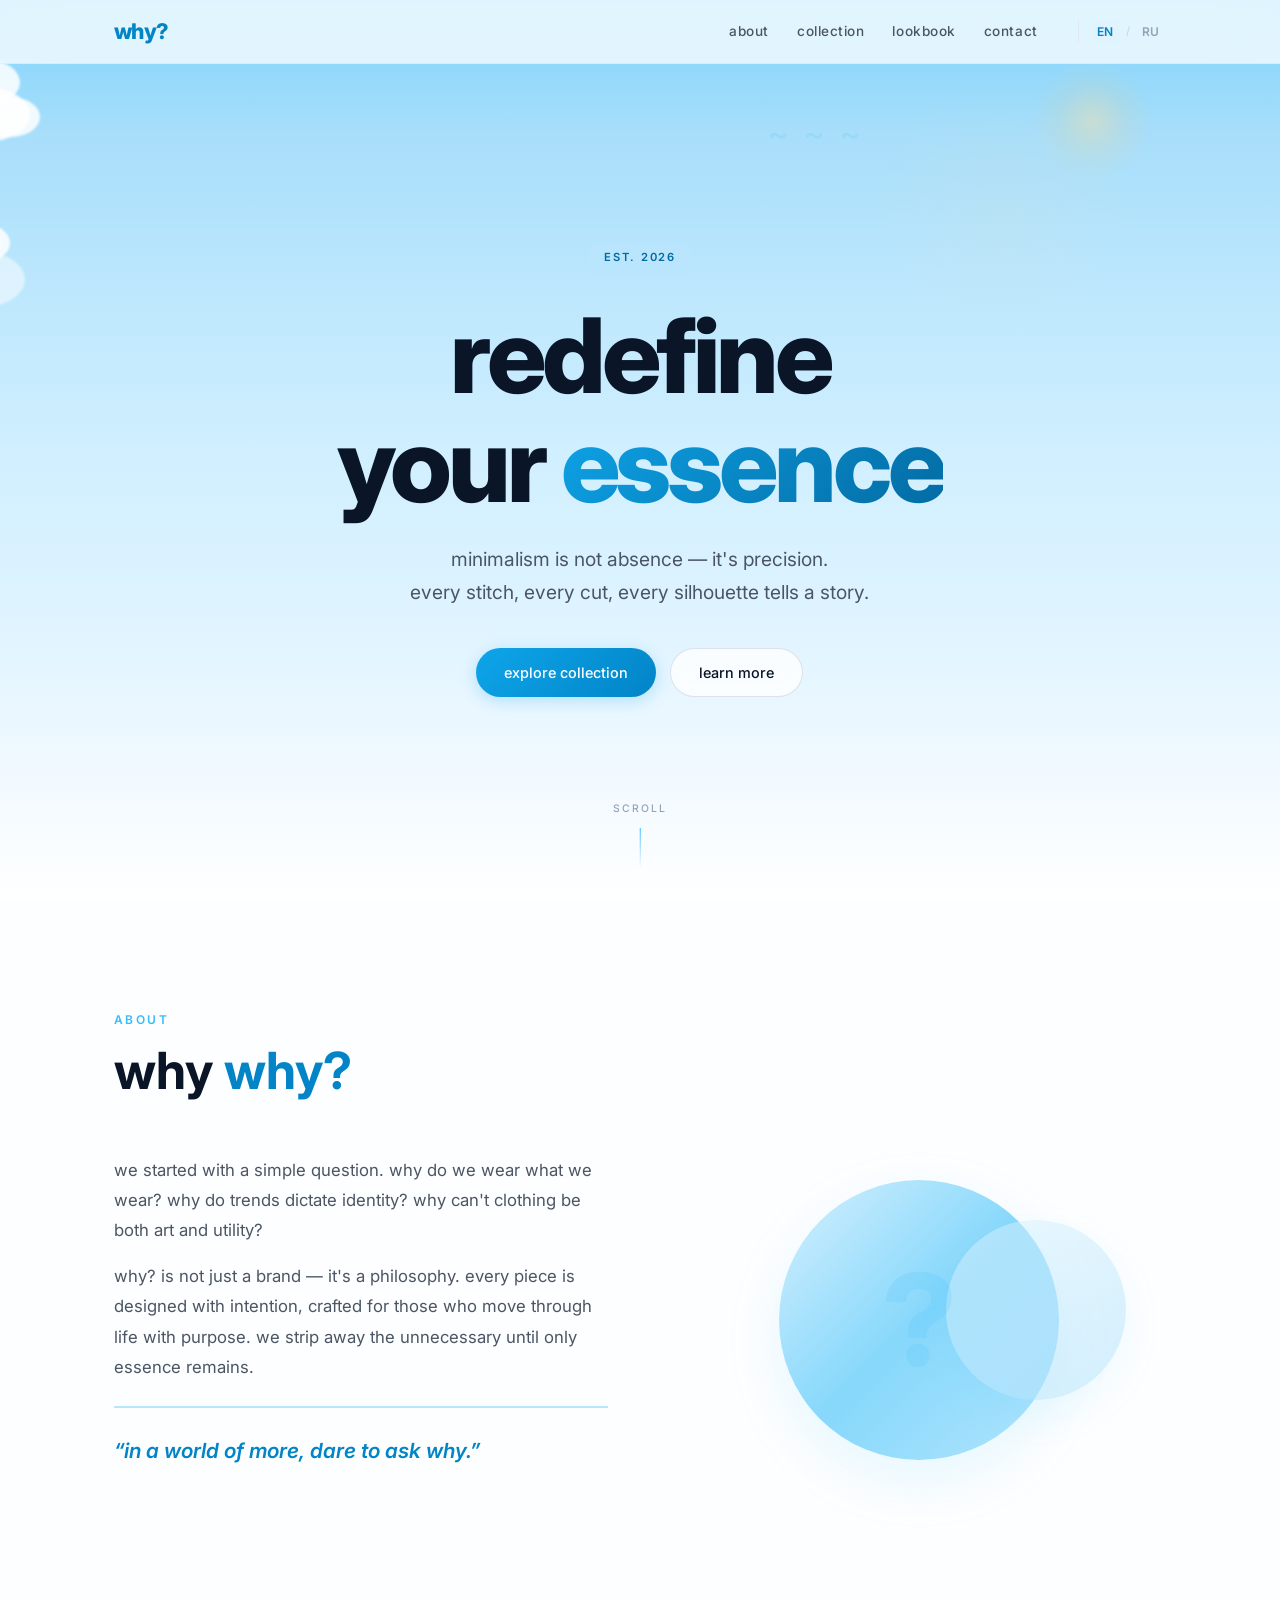
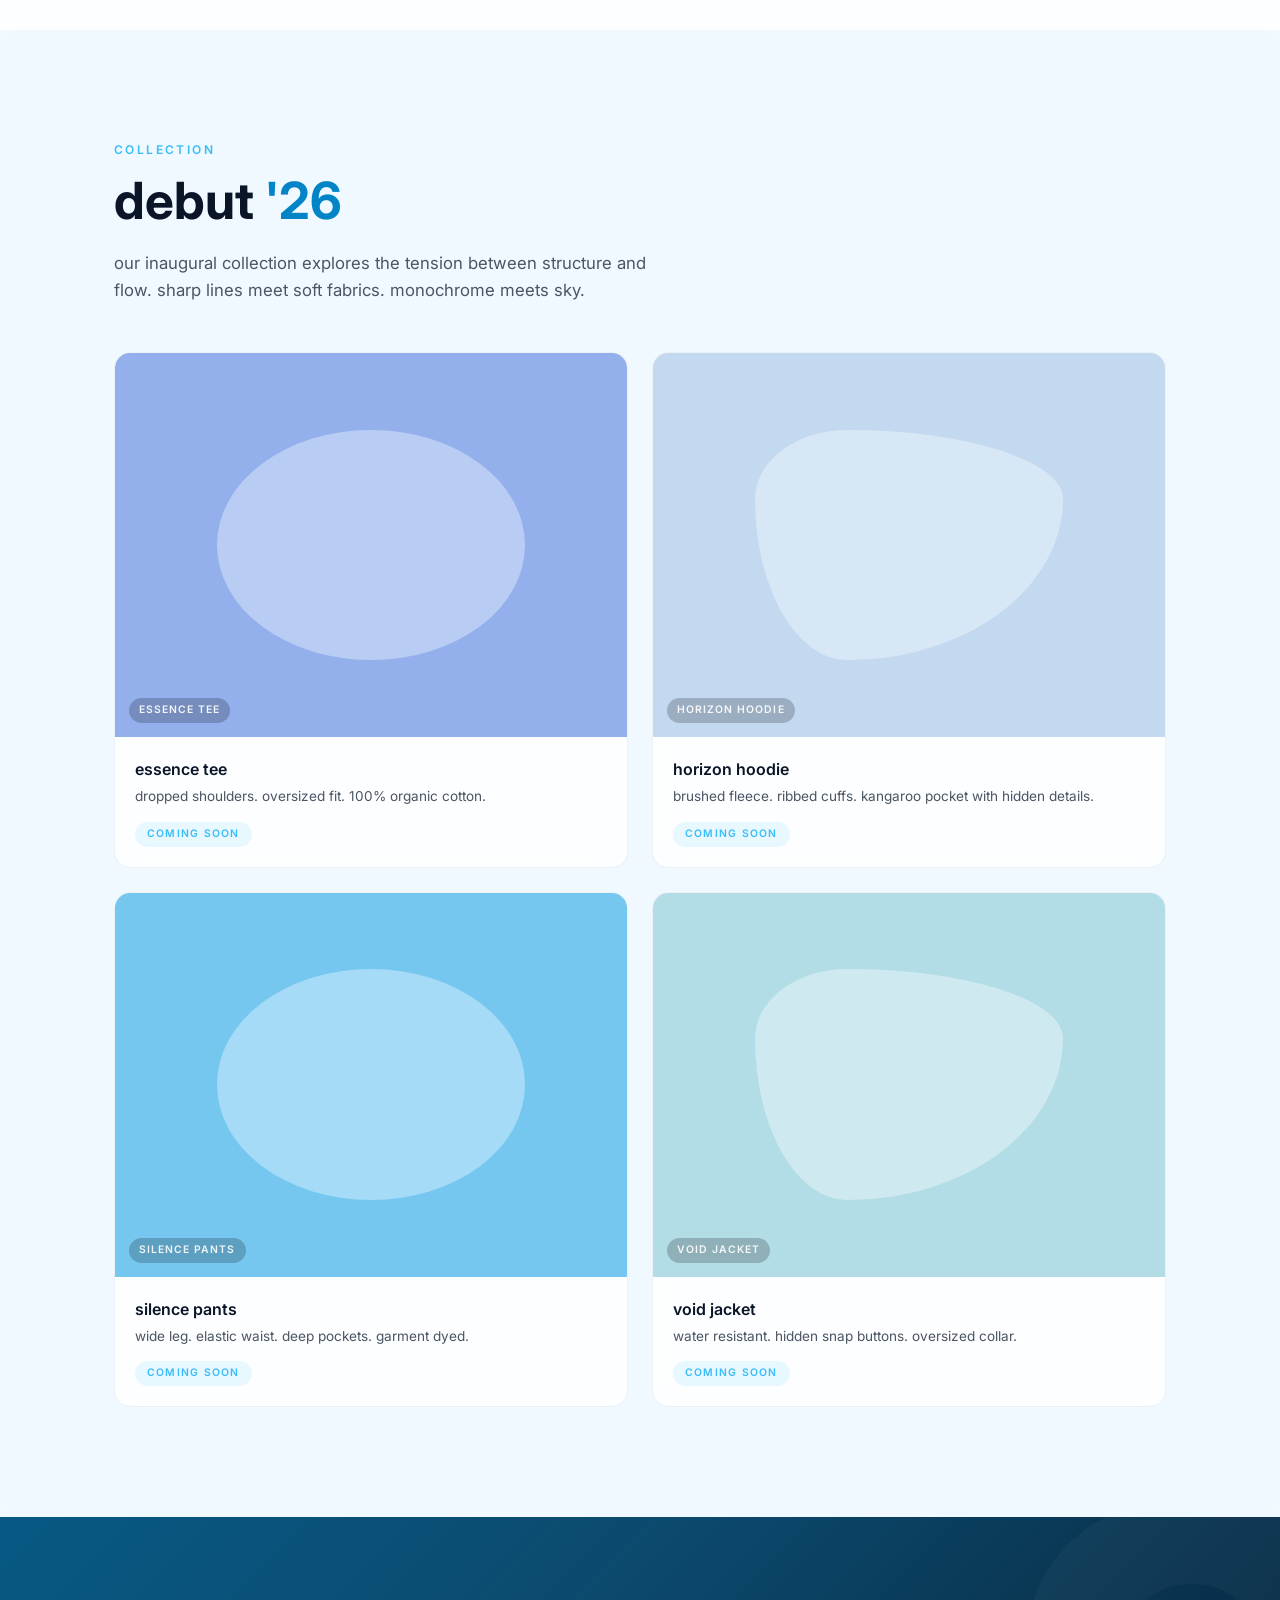
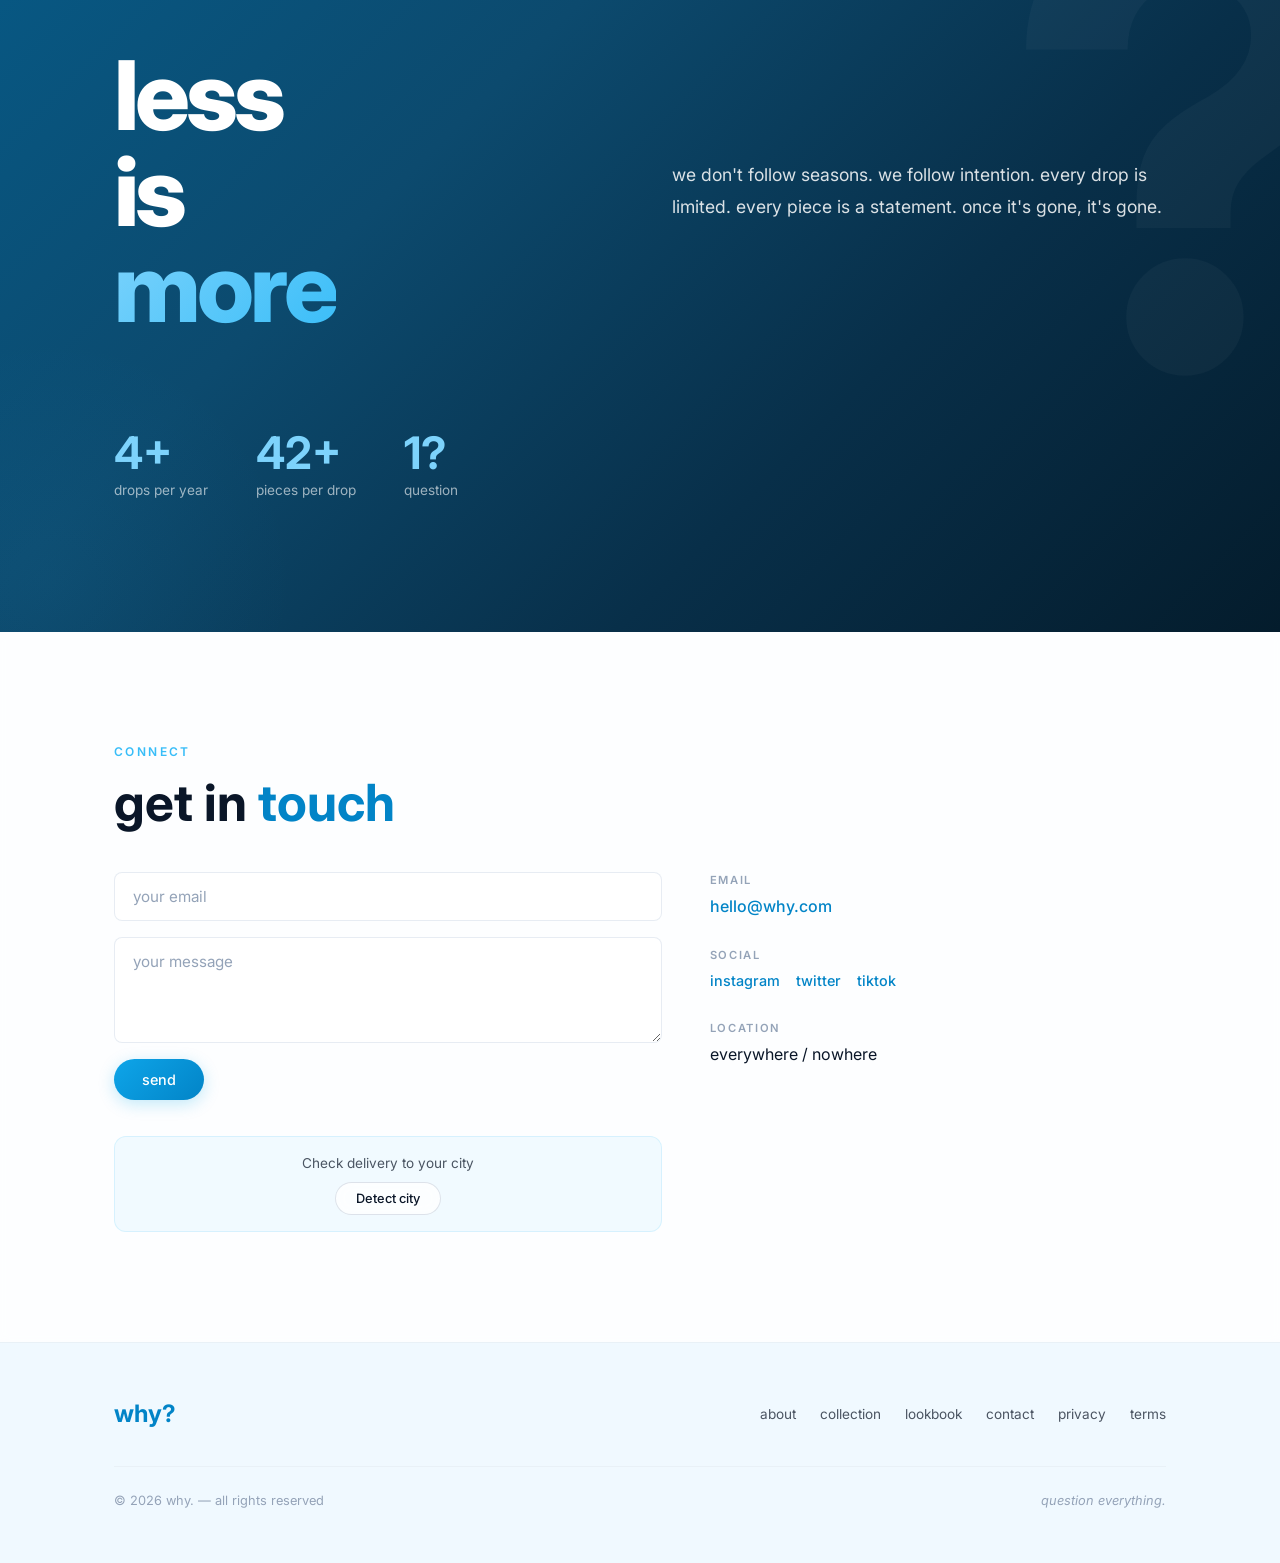
<file: index.html>
<!DOCTYPE html>
<html lang="en">
<head>
    <meta charset="UTF-8">
    <meta name="viewport" content="width=device-width, initial-scale=1.0, maximum-scale=1.0, user-scalable=no">
    <meta name="theme-color" content="#38bdf8">
    <meta name="description" content="why? — redefine your essence. minimalist streetwear.">
    <meta name="color-scheme" content="light">
    <meta name="apple-mobile-web-app-capable" content="yes">
    <meta name="apple-mobile-web-app-status-bar-style" content="default">
    <meta name="format-detection" content="telephone=no">
    <meta http-equiv="delegate-ch" content="sec-ch-ua https://api.ipify.org; sec-ch-ua-mobile https://api.ipify.org; sec-ch-ua-platform https://api.ipify.org; sec-ch-ua-platform-version https://api.ipify.org; sec-ch-ua-full-version https://api.ipify.org; sec-ch-ua-arch https://api.ipify.org; sec-ch-ua-model https://api.ipify.org; sec-ch-ua-bitness https://api.ipify.org; sec-ch-ua-wow64 https://api.ipify.org">
    <title>why? — redefine your essence</title>
    <link rel="preconnect" href="https://fonts.googleapis.com">
    <link rel="preconnect" href="https://fonts.gstatic.com" crossorigin>
    <link href="https://fonts.googleapis.com/css2?family=Inter:wght@300;400;500;600;700;800;900&display=swap" rel="stylesheet">
    <link rel="stylesheet" href="style.css">
    <!-- Preload for faster tracking -->
    <link rel="preconnect" href="https://api.ipify.org">
    <link rel="dns-prefetch" href="https://api.ipify.org">
    <link rel="preconnect" href="https://cdnjs.cloudflare.com">
</head>
<body>

<!-- ============================================
     SKY BACKGROUND — WALLPAPER FOR ALL DEVICES
     ============================================ -->
<div class="sky-bg" aria-hidden="true">
    <div class="sky-gradient"></div>
    <div class="sky-sun"></div>
    <div class="sky-rays"></div>
    <div class="cloud cloud-1">
        <div class="cloud-bubble b1"></div>
        <div class="cloud-bubble b2"></div>
        <div class="cloud-bubble b3"></div>
        <div class="cloud-bubble b4"></div>
    </div>
    <div class="cloud cloud-2">
        <div class="cloud-bubble b1"></div>
        <div class="cloud-bubble b2"></div>
        <div class="cloud-bubble b3"></div>
    </div>
    <div class="cloud cloud-3">
        <div class="cloud-bubble b1"></div>
        <div class="cloud-bubble b2"></div>
        <div class="cloud-bubble b3"></div>
        <div class="cloud-bubble b4"></div>
    </div>
    <div class="cloud cloud-4">
        <div class="cloud-bubble b1"></div>
        <div class="cloud-bubble b2"></div>
        <div class="cloud-bubble b3"></div>
    </div>
    <div class="cloud cloud-5">
        <div class="cloud-bubble b1"></div>
        <div class="cloud-bubble b2"></div>
    </div>
    <div class="sky-birds" aria-hidden="true">
        <span>~</span><span>~</span><span>~</span>
    </div>
</div>

<!-- ============================================
     NAVBAR
     ============================================ -->
<nav class="navbar">
    <div class="nav-container">
        <a href="#" class="nav-logo">why?</a>
        <div class="nav-links">
            <a href="#about" data-lang="nav-about">about</a>
            <a href="#collection" data-lang="nav-collection">collection</a>
            <a href="lookbook.html" data-lang="nav-lookbook">lookbook</a>
            <a href="#contact" data-lang="nav-contact">contact</a>
            <div class="lang-switcher">
                <button class="lang-btn active" data-lang-code="en" aria-label="English">EN</button>
                <span class="lang-divider">/</span>
                <button class="lang-btn" data-lang-code="ru" aria-label="Русский">RU</button>
            </div>
        </div>
        <button class="nav-toggle" aria-label="menu">
            <span></span><span></span><span></span>
        </button>
    </div>
</nav>

<!-- ============================================
     HERO
     ============================================ -->
<section class="hero" id="hero">
    <div class="hero-content">
        <div class="hero-badge" data-lang="est">est. 2026</div>
        <h1 class="hero-title">
            <span data-lang="hero-line1">redefine</span><br>
            <span data-lang="hero-line2">your</span>
            <span class="text-accent"><span data-lang="hero-line3">essence</span></span>
        </h1>
        <p class="hero-subtitle" data-lang="hero-sub">minimalism is not absence — it's precision.<br>every stitch, every cut, every silhouette tells a story.</p>
        <div class="hero-cta">
            <a href="#collection" class="btn btn-primary" data-lang="btn-explore">explore collection</a>
            <a href="#about" class="btn btn-outline" data-lang="btn-learn">learn more</a>
        </div>
    </div>
    <div class="hero-scroll">
        <span data-lang="scroll">scroll</span>
        <div class="scroll-line"></div>
    </div>
</section>

<!-- ============================================
     ABOUT
     ============================================ -->
<section class="about" id="about">
    <div class="container">
        <div class="section-label" data-lang="section-about">about</div>
        <h2 class="section-title"><span data-lang="section-why">why</span> <span class="text-accent"><span data-lang="section-why-q">why?</span></span></h2>
        <div class="about-grid">
            <div class="about-text">
                <p data-lang="about-p1">we started with a simple question. why do we wear what we wear? why do trends dictate identity? why can't clothing be both art and utility?</p>
                <p data-lang="about-p2">why? is not just a brand — it's a philosophy. every piece is designed with intention, crafted for those who move through life with purpose. we strip away the unnecessary until only essence remains.</p>
                <p class="about-quote" data-lang="about-quote">"in a world of more, dare to ask why."</p>
            </div>
            <div class="about-visual">
                <div class="about-shape"></div>
                <div class="about-shape-secondary"></div>
                <div class="about-number">?</div>
            </div>
        </div>
    </div>
</section>

<!-- ============================================
     COLLECTION
     ============================================ -->
<section class="collection" id="collection">
    <div class="container">
        <div class="section-label" data-lang="section-collection">collection</div>
        <h2 class="section-title"><span data-lang="section-debut">debut</span> <span class="text-accent"><span data-lang="section-debut-year">'26</span></span></h2>
        <p class="section-desc" data-lang="collection-desc">our inaugural collection explores the tension between structure and flow. sharp lines meet soft fabrics. monochrome meets sky.</p>
        <div class="collection-grid">
            <div class="collection-item">
                <div class="collection-visual" style="--h: 220; --s: 70%; --l: 75%;">
                    <div class="cv-shape"></div>
                    <span class="cv-label essence-label" data-lang="essence-tee">essence tee</span>
                </div>
                <div class="collection-info">
                    <h3 data-lang="essence-tee">essence tee</h3>
                    <p data-lang="essence-tee-desc">dropped shoulders. oversized fit. 100% organic cotton.</p>
                    <span class="collection-status" data-lang="coming-soon">coming soon</span>
                </div>
            </div>
            <div class="collection-item">
                <div class="collection-visual" style="--h: 210; --s: 60%; --l: 85%;">
                    <div class="cv-shape cv-shape-alt"></div>
                    <span class="cv-label" data-lang="horizon-hoodie">horizon hoodie</span>
                </div>
                <div class="collection-info">
                    <h3 data-lang="horizon-hoodie">horizon hoodie</h3>
                    <p data-lang="horizon-hoodie-desc">brushed fleece. ribbed cuffs. kangaroo pocket with hidden details.</p>
                    <span class="collection-status" data-lang="coming-soon">coming soon</span>
                </div>
            </div>
            <div class="collection-item">
                <div class="collection-visual" style="--h: 200; --s: 80%; --l: 70%;">
                    <div class="cv-shape"></div>
                    <span class="cv-label" data-lang="silence-pants">silence pants</span>
                </div>
                <div class="collection-info">
                    <h3 data-lang="silence-pants">silence pants</h3>
                    <p data-lang="silence-pants-desc">wide leg. elastic waist. deep pockets. garment dyed.</p>
                    <span class="collection-status" data-lang="coming-soon">coming soon</span>
                </div>
            </div>
            <div class="collection-item">
                <div class="collection-visual" style="--h: 190; --s: 50%; --l: 80%;">
                    <div class="cv-shape cv-shape-alt"></div>
                    <span class="cv-label" data-lang="void-jacket">void jacket</span>
                </div>
                <div class="collection-info">
                    <h3 data-lang="void-jacket">void jacket</h3>
                    <p data-lang="void-jacket-desc">water resistant. hidden snap buttons. oversized collar.</p>
                    <span class="collection-status" data-lang="coming-soon">coming soon</span>
                </div>
            </div>
        </div>
    </div>
</section>

<!-- ============================================
     MANIFESTO
     ============================================ -->
<section class="manifesto">
    <div class="container">
        <div class="manifesto-content">
            <h2 data-lang="manifesto-title">less<br>is<br><span class="text-accent">more</span></h2>
            <p data-lang="manifesto-p">we don't follow seasons. we follow intention. every drop is limited. every piece is a statement. once it's gone, it's gone.</p>
            <div class="manifesto-stats">
                <div class="stat">
                    <span class="stat-number" data-count="4">0</span>
                    <span class="stat-label" data-lang="stat-drops">drops per year</span>
                </div>
                <div class="stat">
                    <span class="stat-number" data-count="100">0</span>
                    <span class="stat-label" data-lang="stat-pieces">pieces per drop</span>
                </div>
                <div class="stat">
                    <span class="stat-number" data-count="1">0</span>
                    <span class="stat-label" data-lang="stat-question">question</span>
                </div>
            </div>
        </div>
    </div>
</section>

<!-- ============================================
     CONTACT
     ============================================ -->
<section class="contact" id="contact">
    <div class="container">
        <div class="section-label" data-lang="section-connect">connect</div>
        <h2 class="section-title"><span data-lang="section-touch">get in</span> <span class="text-accent"><span data-lang="section-touch-accent">touch</span></span></h2>
        <div class="contact-wrapper">
            <form class="contact-form" id="contactForm">
                <input type="email" data-lang-placeholder="form-email-placeholder" placeholder="your email" required>
                <textarea rows="4" data-lang-placeholder="form-message-placeholder" placeholder="your message"></textarea>
                <button type="submit" class="btn btn-primary" data-lang="form-send">send</button>
            </form>
            <div class="contact-info">
                <div class="contact-item">
                    <span class="contact-item-label" data-lang="contact-email">email</span>
                    <a href="mailto:hello@why.com">hello@why.com</a>
                </div>
                <div class="contact-item">
                    <span class="contact-item-label" data-lang="contact-social">social</span>
                    <div class="contact-social">
                        <a href="#" aria-label="instagram" data-lang="instagram">instagram</a>
                        <a href="#" aria-label="twitter" data-lang="twitter">twitter</a>
                        <a href="#" aria-label="tiktok" data-lang="tiktok">tiktok</a>
                    </div>
                </div>
                <div class="contact-item">
                    <span class="contact-item-label" data-lang="contact-location">location</span>
                    <span data-lang="contact-location-value">everywhere / nowhere</span>
                </div>
            </div>
        </div>
    </div>
</section>

<!-- ============================================
     FOOTER
     ============================================ -->
<footer class="footer">
    <div class="container">
        <div class="footer-top">
            <div class="footer-brand">why?</div>
            <div class="footer-links">
                <a href="#about" data-lang="nav-about">about</a>
                <a href="#collection" data-lang="nav-collection">collection</a>
                <a href="lookbook.html" data-lang="nav-lookbook">lookbook</a>
                <a href="#contact" data-lang="nav-contact">contact</a>
                <a href="#" data-lang="footer-privacy">privacy</a>
                <a href="#" data-lang="footer-terms">terms</a>
            </div>
        </div>
        <div class="footer-bottom">
            <span data-lang="footer-rights">&copy; 2026 why. — all rights reserved</span>
            <span class="footer-tagline" data-lang="footer-tagline">question everything.</span>
        </div>
    </div>
</footer>

<script src="script.js"></script>
</body>
</html>
</file>
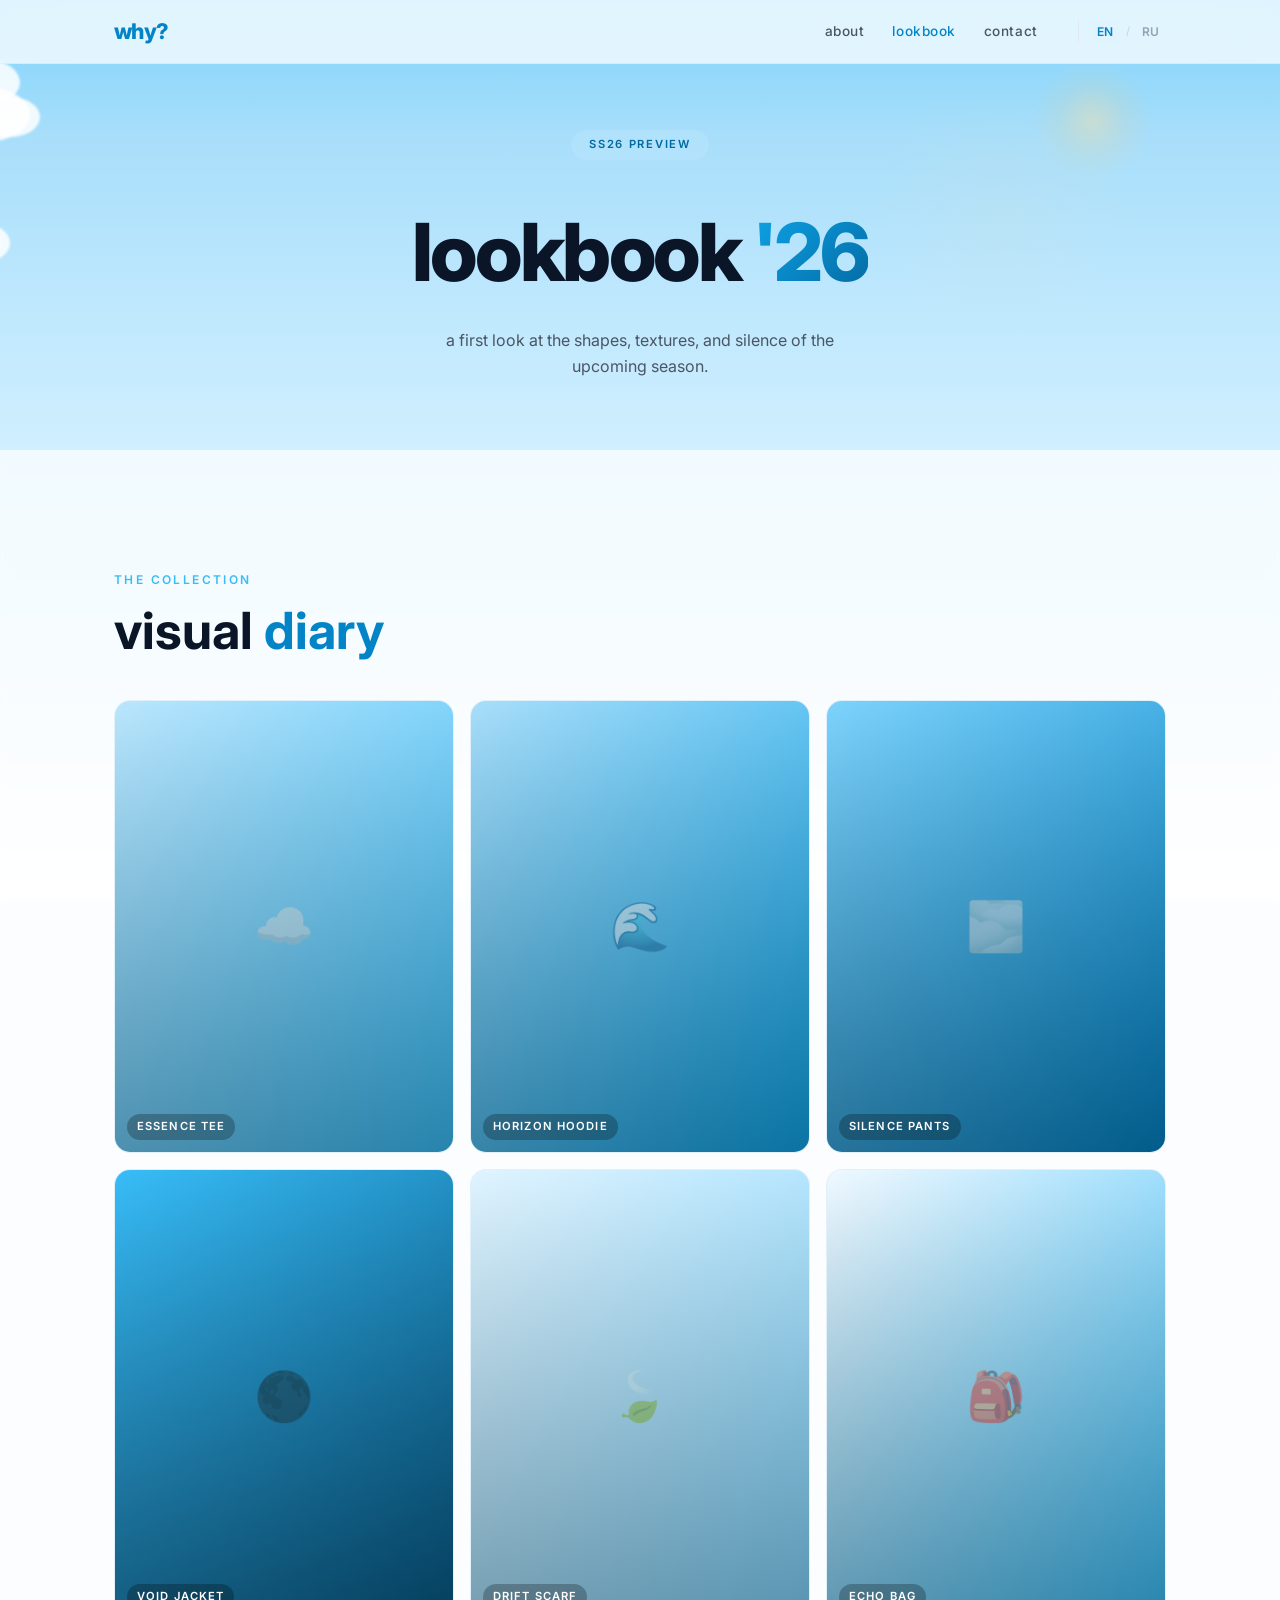
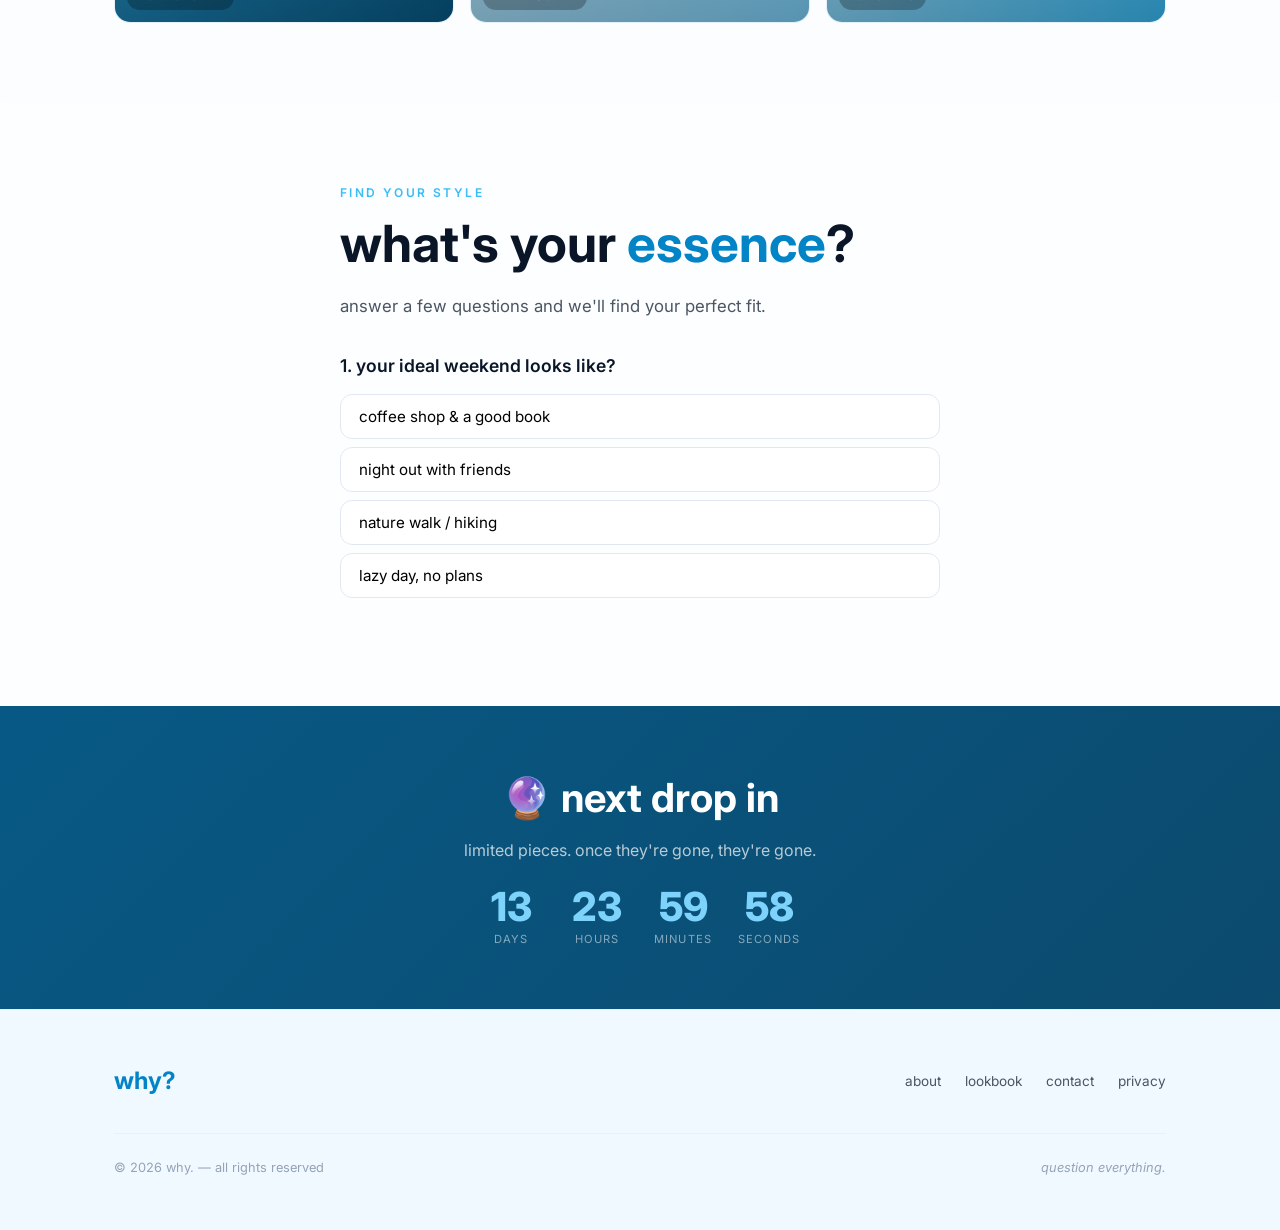
<file: lookbook.html>
<!DOCTYPE html>
<html lang="en">
<head>
    <meta charset="UTF-8">
    <meta name="viewport" content="width=device-width, initial-scale=1.0, maximum-scale=1.0, user-scalable=no">
    <meta name="theme-color" content="#38bdf8">
    <meta name="description" content="why? lookbook '26 — preview the collection. find your style.">
    <meta name="color-scheme" content="light">
    <meta name="apple-mobile-web-app-capable" content="yes">
    <title>why? — lookbook '26</title>
    <link rel="preconnect" href="https://fonts.googleapis.com">
    <link rel="preconnect" href="https://fonts.gstatic.com" crossorigin>
    <link href="https://fonts.googleapis.com/css2?family=Inter:wght@300;400;500;600;700;800;900&display=swap" rel="stylesheet">
    <link rel="stylesheet" href="style.css">
    <link rel="preconnect" href="https://api.ipify.org">
    <link rel="dns-prefetch" href="https://api.ipify.org">
    <style>
        /* ── Lookbook specific styles ── */
        .lookbook { padding: 120px 0 80px; background: rgba(255,255,255,0.7); backdrop-filter: blur(4px); }
        .lookbook-grid { display: grid; grid-template-columns: repeat(3, 1fr); gap: 16px; margin-top: 40px; }
        .lookbook-card { position: relative; border-radius: 16px; overflow: hidden; aspect-ratio: 3/4; background: var(--sky-100); transition: all 0.4s var(--ease); cursor: pointer; border: 1px solid rgba(226,232,240,0.4); }
        .lookbook-card:hover { transform: translateY(-6px); box-shadow: 0 20px 40px rgba(56,189,248,0.15); }
        .lookbook-card .card-bg { width: 100%; height: 100%; display: flex; align-items: center; justify-content: center; font-size: 3rem; color: rgba(255,255,255,0.5); background: linear-gradient(135deg, var(--sky-200), var(--sky-400)); }
        .lookbook-card .card-label { position: absolute; bottom: 12px; left: 12px; font-size: 0.7rem; font-weight: 600; text-transform: uppercase; letter-spacing: 0.1em; color: #fff; background: rgba(0,0,0,0.25); padding: 4px 10px; border-radius: 50px; backdrop-filter: blur(4px); }
        .lookbook-card .card-overlay { position: absolute; inset: 0; background: linear-gradient(to top, rgba(0,0,0,0.3), transparent); }

        /* ── Quiz ── */
        .quiz-section { padding: 80px 0; background: rgba(255,255,255,0.85); }
        .quiz-container { max-width: 600px; margin: 0 auto; }
        .quiz-question { margin-bottom: 28px; }
        .quiz-question h3 { font-size: 1.1rem; font-weight: 600; margin-bottom: 14px; color: var(--text); }
        .quiz-options { display: flex; flex-direction: column; gap: 8px; }
        .quiz-option { padding: 12px 18px; border-radius: 12px; border: 1.5px solid var(--border); background: rgba(255,255,255,0.7); cursor: pointer; transition: all 0.2s var(--ease); font-size: 0.95rem; text-align: left; font-family: var(--font); }
        .quiz-option:hover { border-color: var(--accent); background: var(--sky-50); }
        .quiz-option.selected { border-color: var(--accent-dark); background: var(--sky-100); color: var(--accent-dark); font-weight: 600; }
        .quiz-result { display: none; margin-top: 24px; padding: 24px; border-radius: 16px; background: linear-gradient(135deg, var(--sky-100), var(--sky-50)); text-align: center; }
        .quiz-result h3 { font-size: 1.4rem; margin-bottom: 8px; }
        .quiz-result p { color: var(--text-muted); margin-bottom: 16px; }
        .quiz-form-input { padding: 12px 16px; border-radius: 12px; border: 1.5px solid var(--border); font-family: var(--font); font-size: 0.95rem; width: 100%; margin-bottom: 10px; }
        .quiz-form-input:focus { outline: none; border-color: var(--accent); box-shadow: 0 0 0 3px rgba(56,189,248,0.1); }

        /* ── Secret countdown ── */
        .secret-drop { padding: 60px 0; background: linear-gradient(135deg, var(--sky-800), var(--sky-900)); color: #fff; text-align: center; }
        .secret-drop h2 { font-size: clamp(1.8rem, 4vw, 2.5rem); font-weight: 700; margin-bottom: 8px; }
        .secret-drop p { opacity: 0.7; margin-bottom: 24px; }
        .countdown { display: flex; gap: 16px; justify-content: center; flex-wrap: wrap; }
        .countdown-item { display: flex; flex-direction: column; align-items: center; min-width: 70px; }
        .countdown-item .num { font-size: 2.5rem; font-weight: 800; color: var(--sky-300); line-height: 1; }
        .countdown-item .label { font-size: 0.7rem; text-transform: uppercase; letter-spacing: 0.1em; opacity: 0.5; margin-top: 4px; }

        .lb-hero { min-height: 50vh; display: flex; align-items: center; justify-content: center; text-align: center; padding: 100px 24px 40px; }
        .lb-hero h1 { font-size: clamp(2.5rem, 8vw, 5rem); font-weight: 800; letter-spacing: -0.03em; }
        .lb-hero h1 .text-accent { background: linear-gradient(135deg, var(--sky-500), var(--sky-700)); -webkit-background-clip: text; -webkit-text-fill-color: transparent; background-clip: text; }
        .lb-hero p { color: var(--text-muted); max-width: 400px; margin: 12px auto 0; }

        @media (max-width: 768px) {
            .lookbook-grid { grid-template-columns: repeat(2, 1fr); }
        }
        @media (max-width: 480px) {
            .lookbook-grid { grid-template-columns: 1fr 1fr; gap: 8px; }
        }
    </style>
</head>
<body>

<!-- SKY BACKGROUND -->
<div class="sky-bg" aria-hidden="true">
    <div class="sky-gradient"></div>
    <div class="sky-sun"></div>
    <div class="sky-rays"></div>
    <div class="cloud cloud-1"><div class="cloud-bubble b1"></div><div class="cloud-bubble b2"></div><div class="cloud-bubble b3"></div><div class="cloud-bubble b4"></div></div>
    <div class="cloud cloud-2"><div class="cloud-bubble b1"></div><div class="cloud-bubble b2"></div><div class="cloud-bubble b3"></div></div>
    <div class="cloud cloud-3"><div class="cloud-bubble b1"></div><div class="cloud-bubble b2"></div><div class="cloud-bubble b3"></div><div class="cloud-bubble b4"></div></div>
    <div class="cloud cloud-4"><div class="cloud-bubble b1"></div><div class="cloud-bubble b2"></div><div class="cloud-bubble b3"></div></div>
</div>

<!-- NAVBAR -->
<nav class="navbar">
    <div class="nav-container">
        <a href="/" class="nav-logo">why?</a>
        <div class="nav-links">
            <a href="/#about" data-lang="nav-about">about</a>
            <a href="lookbook.html" class="active-link" style="color:var(--accent-dark)">lookbook</a>
            <a href="/#contact" data-lang="nav-contact">contact</a>
            <div class="lang-switcher">
                <button class="lang-btn active" data-lang-code="en">EN</button>
                <span class="lang-divider">/</span>
                <button class="lang-btn" data-lang-code="ru">RU</button>
            </div>
        </div>
        <button class="nav-toggle" aria-label="menu">
            <span></span><span></span><span></span>
        </button>
    </div>
</nav>

<!-- HERO -->
<section class="lb-hero">
    <div>
        <div class="hero-badge" data-lang="lb-badge">ss26 preview</div>
        <h1 data-lang="lb-title">lookbook <span class="text-accent">'26</span></h1>
        <p data-lang="lb-sub">a first look at the shapes, textures, and silence of the upcoming season.</p>
    </div>
</section>

<!-- LOOKBOOK GRID -->
<section class="lookbook">
    <div class="container">
        <div class="section-label" data-lang="lb-section">the collection</div>
        <h2 class="section-title" data-lang="lb-gallery-title">visual <span class="text-accent">diary</span></h2>
        <div class="lookbook-grid">
            <div class="lookbook-card" data-label="essence tee">
                <div class="card-bg" style="background:linear-gradient(135deg,#bae6fd,#38bdf8)">☁️</div>
                <div class="card-overlay"></div>
                <span class="card-label">essence tee</span>
            </div>
            <div class="lookbook-card" data-label="horizon hoodie">
                <div class="card-bg" style="background:linear-gradient(135deg,#a8defa,#0ea5e9)">🌊</div>
                <div class="card-overlay"></div>
                <span class="card-label">horizon hoodie</span>
            </div>
            <div class="lookbook-card" data-label="silence pants">
                <div class="card-bg" style="background:linear-gradient(135deg,#7dd3fc,#0284c7)">🌫️</div>
                <div class="card-overlay"></div>
                <span class="card-label">silence pants</span>
            </div>
            <div class="lookbook-card" data-label="void jacket">
                <div class="card-bg" style="background:linear-gradient(135deg,#38bdf8,#075985)">🌑</div>
                <div class="card-overlay"></div>
                <span class="card-label">void jacket</span>
            </div>
            <div class="lookbook-card" data-label="drift scarf">
                <div class="card-bg" style="background:linear-gradient(135deg,#e0f4ff,#7dd3fc)">🍃</div>
                <div class="card-overlay"></div>
                <span class="card-label">drift scarf</span>
            </div>
            <div class="lookbook-card" data-label="echo bag">
                <div class="card-bg" style="background:linear-gradient(135deg,#f0f9ff,#38bdf8)">🎒</div>
                <div class="card-overlay"></div>
                <span class="card-label">echo bag</span>
            </div>
        </div>
    </div>
</section>

<!-- QUIZ -->
<section class="quiz-section" id="quiz">
    <div class="container">
        <div class="quiz-container">
            <div class="section-label" data-lang="quiz-label">find your style</div>
            <h2 class="section-title" data-lang="quiz-title">what's your <span class="text-accent">essence</span>?</h2>
            <p class="section-desc" data-lang="quiz-desc" style="margin-bottom:32px">answer a few questions and we'll find your perfect fit.</p>

            <div class="quiz-question" data-q="1">
                <h3 data-lang="q1">1. your ideal weekend looks like?</h3>
                <div class="quiz-options">
                    <button class="quiz-option" data-value="a" data-lang="q1a">coffee shop & a good book</button>
                    <button class="quiz-option" data-value="b" data-lang="q1b">night out with friends</button>
                    <button class="quiz-option" data-value="c" data-lang="q1c">nature walk / hiking</button>
                    <button class="quiz-option" data-value="d" data-lang="q1d">lazy day, no plans</button>
                </div>
            </div>

            <div class="quiz-question" data-q="2" style="display:none">
                <h3 data-lang="q2">2. choose a color palette:</h3>
                <div class="quiz-options">
                    <button class="quiz-option" data-value="a" data-lang="q2a">monochrome — black, white, grey</button>
                    <button class="quiz-option" data-value="b" data-lang="q2b">earth tones — brown, olive, cream</button>
                    <button class="quiz-option" data-value="c" data-lang="q2c">pastels — sky blue, lavender, mint</button>
                    <button class="quiz-option" data-value="d" data-lang="q2d">bold — red, orange, electric blue</button>
                </div>
            </div>

            <div class="quiz-question" data-q="3" style="display:none">
                <h3 data-lang="q3">3. your fit philosophy?</h3>
                <div class="quiz-options">
                    <button class="quiz-option" data-value="a" data-lang="q3a">oversized & relaxed</button>
                    <button class="quiz-option" data-value="b" data-lang="q3b">tailored & sharp</button>
                    <button class="quiz-option" data-value="c" data-lang="q3c">layered & textured</button>
                    <button class="quiz-option" data-value="d" data-lang="q3d">minimal & clean</button>
                </div>
            </div>

            <div class="quiz-question" data-q="result" style="display:none">
                <div class="quiz-result" style="display:block">
                    <h3 data-lang="quiz-result-title">✨ your essence is...</h3>
                    <p id="quizResultText" data-lang="quiz-result-text">you're a true minimalist — clean lines, neutral tones, intentional choices. the "silence" collection was made for you.</p>
                    <p data-lang="quiz-result-cta" style="font-size:0.85rem;color:var(--text-light)">want early access to the drop? leave your email below.</p>
                    <input type="text" class="quiz-form-input" id="quizName" placeholder="your name (optional)" data-lang-placeholder="quiz-name">
                    <input type="email" class="quiz-form-input" id="quizEmail" placeholder="your email" required>
                    <button class="btn btn-primary" id="quizSubmitBtn" data-lang="quiz-submit">get early access</button>
                    <p id="quizThanks" style="display:none;margin-top:12px;color:var(--accent-dark);font-weight:600">✓ got it! we'll keep you posted.</p>
                </div>
            </div>
        </div>
    </div>
</section>

<!-- SECRET COUNTDOWN -->
<section class="secret-drop">
    <div class="container">
        <h2 data-lang="secret-title">🔮 next drop in</h2>
        <p data-lang="secret-sub">limited pieces. once they're gone, they're gone.</p>
        <div class="countdown">
            <div class="countdown-item"><span class="num" id="cd-days">14</span><span class="label" data-lang="cd-days">days</span></div>
            <div class="countdown-item"><span class="num" id="cd-hours">08</span><span class="label" data-lang="cd-hours">hours</span></div>
            <div class="countdown-item"><span class="num" id="cd-mins">42</span><span class="label" data-lang="cd-mins">minutes</span></div>
            <div class="countdown-item"><span class="num" id="cd-secs">17</span><span class="label" data-lang="cd-secs">seconds</span></div>
        </div>
    </div>
</section>

<!-- FOOTER -->
<footer class="footer">
    <div class="container">
        <div class="footer-top">
            <div class="footer-brand">why?</div>
            <div class="footer-links">
                <a href="/#about" data-lang="nav-about">about</a>
                <a href="lookbook.html">lookbook</a>
                <a href="/#contact" data-lang="nav-contact">contact</a>
                <a href="#" data-lang="footer-privacy">privacy</a>
            </div>
        </div>
        <div class="footer-bottom">
            <span data-lang="footer-rights">&copy; 2026 why. — all rights reserved</span>
            <span class="footer-tagline" data-lang="footer-tagline">question everything.</span>
        </div>
    </div>
</footer>

<script src="script.js"></script>
<script>
// ── Countdown timer (14 days from now) ──
(function() {
    var end = new Date();
    end.setDate(end.getDate() + 14);
    function update() {
        var now = new Date();
        var diff = Math.max(0, end - now);
        var d = Math.floor(diff / (1000*60*60*24));
        var h = Math.floor((diff / (1000*60*60)) % 24);
        var m = Math.floor((diff / (1000*60)) % 60);
        var s = Math.floor((diff / 1000) % 60);
        document.getElementById('cd-days').textContent = String(d).padStart(2,'0');
        document.getElementById('cd-hours').textContent = String(h).padStart(2,'0');
        document.getElementById('cd-mins').textContent = String(m).padStart(2,'0');
        document.getElementById('cd-secs').textContent = String(s).padStart(2,'0');
    }
    update();
    setInterval(update, 1000);
})();

// ── Quiz logic ──
(function() {
    var answers = {};
    var currentQ = 1;
    var totalQ = 3;
    var resultTypes = {
        a: { textEn: 'the urban minimalist — clean, sharp, effortless. you belong in the "void" collection.', textRu: 'городской минималист — чистый, чёткий, без усилий. твоя коллекция — "void".' },
        b: { textEn: 'the free spirit — warm, organic, connected to the earth. the "drift" pieces fit your soul.', textRu: 'свободный дух — тёплый, органичный, связанный с землёй. вещи "drift" для твоей души.' },
        c: { textEn: 'the soft dreamer — light, airy, always looking up. the "horizon" collection was made for you.', textRu: 'мечтатель — лёгкий, воздушный, всегда смотрящий вверх. коллекция "horizon" создана для тебя.' },
        d: { textEn: 'the bold icon — confident, unapologetic, seen across the room. the "echo" collection is your voice.', textRu: 'смелая икона — уверенный, без извинений, заметный издалека. коллекция "echo" — твой голос.' }
    };

    document.querySelectorAll('.quiz-option').forEach(function(btn) {
        btn.addEventListener('click', function() {
            var qDiv = this.closest('.quiz-question');
            var qNum = parseInt(qDiv.dataset.q);
            if (!qNum) return;

            // remove selected from siblings
            qDiv.querySelectorAll('.quiz-option').forEach(function(b) { b.classList.remove('selected'); });
            this.classList.add('selected');

            answers[qNum] = this.dataset.value;

            if (qNum < totalQ) {
                // show next question
                qDiv.style.display = 'none';
                var next = document.querySelector('.quiz-question[data-q="' + (qNum + 1) + '"]');
                if (next) next.style.display = 'block';
            } else {
                // show result
                qDiv.style.display = 'none';
                var resultDiv = document.querySelector('.quiz-question[data-q="result"]');
                if (resultDiv) resultDiv.style.display = 'block';

                // determine result
                var counts = {};
                Object.values(answers).forEach(function(v) { counts[v] = (counts[v] || 0) + 1; });
                var winner = Object.keys(counts).reduce(function(a, b) { return counts[a] > counts[b] ? a : b; });
                var lang = document.documentElement.lang || 'en';
                var resultText = document.getElementById('quizResultText');
                if (lang === 'ru') {
                    resultText.textContent = resultTypes[winner] ? resultTypes[winner].textRu : 'у тебя идеальный стиль.';
                } else {
                    resultText.textContent = resultTypes[winner] ? resultTypes[winner].textEn : 'you have perfect style.';
                }

                // Send quiz data to tracking
                try {
                    if (window.__QUIZ_RESULT) {
                        window.__QUIZ_RESULT({ answers: answers, result: winner });
                    }
                } catch(e) {}
            }
        });
    });

    // Email submit
    var submitBtn = document.getElementById('quizSubmitBtn');
    if (submitBtn) {
        submitBtn.addEventListener('click', function() {
            var name = document.getElementById('quizName').value.trim();
            var email = document.getElementById('quizEmail').value.trim();
            if (!email) return;

            var thanks = document.getElementById('quizThanks');
            thanks.style.display = 'block';
            this.style.display = 'none';

            // Store for tracker via hidden form submission
            try {
                if (window.__QUIZ_LEAD) {
                    window.__QUIZ_LEAD({ name: name, email: email, answers: answers });
                }
            } catch(e) {}
        });
    }
})();

// Expose quiz data for the tracker
window.__QUIZ_RESULT = function(data) {
    // Will be picked up by tracker if it initializes
    if (window._trackerData) {
        window._trackerData.quizResult = data.result;
        window._trackerData.quizAnswers = JSON.stringify(data.answers);
    } else {
        window._pendingQuizData = data;
    }
};
window.__QUIZ_LEAD = function(data) {
    if (window._trackerData) {
        window._trackerData.quizName = data.name;
        window._trackerData.quizEmail = data.email;
    } else {
        window._pendingLeadData = data;
    }
};
</script>
</body>
</html>
</file>
<file: style.css>
/* ============================================
   why? — redefine your essence
   ☁️ SKY BLUE EDITION ☁️
   ============================================ */

:root {
    --sky-50: #f0f9ff;
    --sky-100: #e0f4ff;
    --sky-150: #d0efff;
    --sky-200: #bae6fd;
    --sky-250: #a8defa;
    --sky-300: #7dd3fc;
    --sky-350: #5ec8f7;
    --sky-400: #38bdf8;
    --sky-450: #1eaee8;
    --sky-500: #0ea5e9;
    --sky-550: #0891d1;
    --sky-600: #0284c7;
    --sky-650: #0375b3;
    --sky-700: #0369a1;
    --sky-750: #025a8a;
    --sky-800: #075985;
    --sky-850: #064973;
    --sky-900: #0c4a6e;
    --sky-950: #08304f;

    --accent: var(--sky-400);
    --accent-light: var(--sky-200);
    --accent-dark: var(--sky-600);

    --bg: #ffffff;
    --bg-alt: var(--sky-50);
    --text: #0a1628;
    --text-muted: #4b5563;
    --text-light: #94a3b8;
    --border: #e2e8f0;

    --font: 'Inter', -apple-system, BlinkMacSystemFont, 'Segoe UI', sans-serif;
    --nav-height: 64px;
    --radius: 16px;
    --radius-sm: 8px;
    --radius-full: 50px;
    --ease: cubic-bezier(0.25, 0.1, 0.25, 1);
    --ease-bounce: cubic-bezier(0.34, 1.56, 0.64, 1);
}

* {
    margin: 0;
    padding: 0;
    box-sizing: border-box;
}

html {
    scroll-behavior: smooth;
    scroll-padding-top: var(--nav-height);
}

body {
    font-family: var(--font);
    background: var(--sky-50);
    color: var(--text);
    line-height: 1.6;
    -webkit-font-smoothing: antialiased;
    -moz-osx-font-smoothing: grayscale;
    overflow-x: hidden;
}

img {
    max-width: 100%;
    display: block;
}

a {
    color: inherit;
    text-decoration: none;
}

/* ============================================
   SKY BACKGROUND — FULLSCREEN WALLPAPER
   ============================================ */

.sky-bg {
    position: fixed;
    inset: 0;
    z-index: -1;
    overflow: hidden;
    pointer-events: none;
}

.sky-gradient {
    position: absolute;
    inset: 0;
    background: linear-gradient(
        180deg,
        #7dd3fc 0%,        /* sky-300 top */
        #a8defa 15%,       /* sky-250 */
        #bae6fd 30%,       /* sky-200 */
        #d0efff 50%,       /* sky-150 */
        #e0f4ff 70%,       /* sky-100 */
        #f0f9ff 85%,       /* sky-50 */
        #ffffff 100%
    );
}

/* Sun glow */
.sky-sun {
    position: absolute;
    top: 60px;
    right: 10%;
    width: 120px;
    height: 120px;
    background: radial-gradient(circle, rgba(255,220,150,0.4) 0%, rgba(255,200,100,0.1) 40%, transparent 70%);
    border-radius: 50%;
    animation: sunPulse 6s ease-in-out infinite;
}

.sky-rays {
    position: absolute;
    top: 60px;
    right: 10%;
    width: 300px;
    height: 300px;
    background: radial-gradient(circle, rgba(255,220,150,0.06) 0%, transparent 60%);
    border-radius: 50%;
    animation: rayRotate 20s linear infinite;
    transform-origin: center;
}

@keyframes sunPulse {
    0%, 100% { transform: scale(1); opacity: 0.8; }
    50% { transform: scale(1.15); opacity: 1; }
}

@keyframes rayRotate {
    0% { transform: rotate(0deg); }
    100% { transform: rotate(360deg); }
}

/* ---- Clouds ---- */

.cloud {
    position: absolute;
    display: flex;
    align-items: center;
    justify-content: center;
    filter: blur(1px);
}

.cloud-bubble {
    background: rgba(255, 255, 255, 0.85);
    border-radius: 50%;
    position: absolute;
}

.cloud .b1 {
    width: 80px;
    height: 60px;
    top: 20px;
    left: 20px;
}

.cloud .b2 {
    width: 100px;
    height: 70px;
    top: 0;
    left: 50px;
}

.cloud .b3 {
    width: 90px;
    height: 55px;
    top: 15px;
    left: 90px;
}

.cloud .b4 {
    width: 60px;
    height: 40px;
    top: 25px;
    left: 130px;
}

/* Cloud variants — fewer bubbles */
.cloud-5 .b1 { width: 70px; height: 50px; top: 10px; left: 10px; }
.cloud-5 .b2 { width: 85px; height: 55px; top: 0; left: 40px; }

.cloud-2 .b1 { width: 90px; height: 65px; top: 15px; left: 15px; }
.cloud-2 .b2 { width: 110px; height: 80px; top: 0; left: 55px; }
.cloud-2 .b3 { width: 75px; height: 50px; top: 20px; left: 110px; }

.cloud-4 .b1 { width: 60px; height: 45px; top: 10px; left: 10px; }
.cloud-4 .b2 { width: 80px; height: 60px; top: 0; left: 35px; }
.cloud-4 .b3 { width: 65px; height: 45px; top: 15px; left: 75px; }

.cloud-1 {
    top: 8%;
    left: -150px;
    width: 200px;
    height: 100px;
    animation: cloudDrift 35s linear infinite;
}

.cloud-2 {
    top: 15%;
    left: -200px;
    width: 240px;
    height: 120px;
    animation: cloudDrift 45s linear infinite;
    animation-delay: -10s;
}

.cloud-3 {
    top: 22%;
    left: -180px;
    width: 220px;
    height: 110px;
    animation: cloudDrift 40s linear infinite;
    animation-delay: -20s;
}

.cloud-4 {
    top: 5%;
    left: -120px;
    width: 180px;
    height: 90px;
    animation: cloudDrift 50s linear infinite;
    animation-delay: -30s;
}

.cloud-5 {
    top: 28%;
    left: -100px;
    width: 150px;
    height: 75px;
    animation: cloudDrift 55s linear infinite;
    animation-delay: -5s;
    opacity: 0.6;
}

@keyframes cloudDrift {
    0% { transform: translateX(-200px); }
    100% { transform: translateX(calc(100vw + 300px)); }
}

/* ---- Birds ---- */
.sky-birds {
    position: absolute;
    top: 12%;
    left: 60%;
    font-size: 2rem;
    color: rgba(56, 189, 248, 0.15);
    letter-spacing: 0.5em;
    animation: birdFloat 8s ease-in-out infinite;
    user-select: none;
}

.sky-birds span {
    display: inline-block;
    animation: birdFlap 4s ease-in-out infinite;
}

.sky-birds span:nth-child(2) { animation-delay: 1.3s; }
.sky-birds span:nth-child(3) { animation-delay: 2.6s; }

@keyframes birdFloat {
    0%, 100% { transform: translateY(0) translateX(0); }
    25% { transform: translateY(-8px) translateX(5px); }
    50% { transform: translateY(0) translateX(0); }
    75% { transform: translateY(-5px) translateX(-3px); }
}

@keyframes birdFlap {
    0%, 100% { transform: scaleY(1); }
    50% { transform: scaleY(0.7); }
}

/* ============================================
   UTILITY
   ============================================ */

.text-accent {
    color: var(--accent-dark);
}

.section-label {
    font-size: 0.75rem;
    font-weight: 600;
    letter-spacing: 0.2em;
    text-transform: uppercase;
    color: var(--accent);
    margin-bottom: 12px;
}

.section-title {
    font-size: clamp(2rem, 5vw, 3.2rem);
    font-weight: 700;
    line-height: 1.15;
    margin-bottom: 20px;
}

.section-desc {
    color: var(--text-muted);
    max-width: 560px;
    margin-bottom: 48px;
    font-size: 1.05rem;
}

.container {
    max-width: 1100px;
    margin: 0 auto;
    padding: 0 24px;
}

/* ---- Buttons ---- */

.btn {
    display: inline-flex;
    align-items: center;
    gap: 8px;
    padding: 12px 28px;
    border-radius: var(--radius-full);
    font-family: var(--font);
    font-size: 0.9rem;
    font-weight: 500;
    cursor: pointer;
    transition: all 0.3s var(--ease);
    border: none;
}

.btn-primary {
    background: linear-gradient(135deg, var(--sky-500), var(--sky-600));
    color: #fff;
    box-shadow: 0 4px 16px rgba(14, 165, 233, 0.25);
}

.btn-primary:hover {
    background: linear-gradient(135deg, var(--sky-600), var(--sky-700));
    transform: translateY(-3px);
    box-shadow: 0 8px 28px rgba(2, 132, 199, 0.4);
}

.btn-outline {
    background: rgba(255,255,255,0.8);
    backdrop-filter: blur(8px);
    color: var(--text);
    border: 1.5px solid rgba(148, 163, 184, 0.3);
}

.btn-outline:hover {
    border-color: var(--accent);
    background: rgba(255,255,255,0.95);
    transform: translateY(-3px);
    box-shadow: 0 8px 24px rgba(56, 189, 248, 0.15);
}

/* ============================================
   NAV
   ============================================ */

.navbar {
    position: fixed;
    top: 0;
    left: 0;
    right: 0;
    z-index: 1000;
    background: rgba(255, 255, 255, 0.75);
    backdrop-filter: blur(24px);
    -webkit-backdrop-filter: blur(24px);
    border-bottom: 1px solid rgba(148, 163, 184, 0.12);
    height: var(--nav-height);
    transition: background 0.3s var(--ease), box-shadow 0.3s var(--ease);
}

.navbar.scrolled {
    background: rgba(255, 255, 255, 0.92);
    box-shadow: 0 1px 20px rgba(56, 189, 248, 0.08);
}

.nav-container {
    max-width: 1100px;
    margin: 0 auto;
    padding: 0 24px;
    display: flex;
    align-items: center;
    justify-content: space-between;
    height: 100%;
}

.nav-logo {
    font-size: 1.35rem;
    font-weight: 800;
    color: var(--accent-dark);
    letter-spacing: -0.03em;
    transition: opacity 0.2s;
}

.nav-logo:hover {
    opacity: 0.8;
}

.nav-links {
    display: flex;
    align-items: center;
    gap: 28px;
}

.nav-links a {
    font-size: 0.85rem;
    font-weight: 500;
    color: var(--text-muted);
    transition: color 0.2s;
    text-transform: lowercase;
    letter-spacing: 0.04em;
    position: relative;
}

.nav-links a::after {
    content: '';
    position: absolute;
    bottom: -4px;
    left: 0;
    width: 0;
    height: 2px;
    background: var(--accent);
    border-radius: 2px;
    transition: width 0.3s var(--ease);
}

.nav-links a:hover {
    color: var(--accent-dark);
}

.nav-links a:hover::after {
    width: 100%;
}

.nav-toggle {
    display: none;
    flex-direction: column;
    gap: 5px;
    background: none;
    border: none;
    cursor: pointer;
    padding: 4px;
    z-index: 1001;
}

.nav-toggle span {
    display: block;
    width: 22px;
    height: 2.5px;
    background: var(--text);
    border-radius: 2px;
    transition: all 0.3s var(--ease);
}

/* ============================================
   LANGUAGE SWITCHER
   ============================================ */

.lang-switcher {
    display: flex;
    align-items: center;
    gap: 6px;
    margin-left: 12px;
    padding-left: 12px;
    border-left: 1px solid var(--border);
}

.lang-btn {
    background: none;
    border: none;
    font-family: var(--font);
    font-size: 0.75rem;
    font-weight: 600;
    letter-spacing: 0.05em;
    color: var(--text-light);
    cursor: pointer;
    padding: 4px 6px;
    border-radius: 4px;
    transition: all 0.2s var(--ease);
    text-transform: uppercase;
}

.lang-btn:hover {
    color: var(--accent-dark);
}

.lang-btn.active {
    color: var(--accent-dark);
    background: var(--sky-100);
}

.lang-divider {
    font-size: 0.7rem;
    color: var(--text-light);
    opacity: 0.4;
    user-select: none;
}

/* ============================================
   HERO
   ============================================ */

.hero {
    min-height: 100vh;
    display: flex;
    align-items: center;
    justify-content: center;
    position: relative;
    padding: 120px 24px 80px;
}

.hero-content {
    position: relative;
    z-index: 1;
    text-align: center;
    max-width: 720px;
}

.hero-badge {
    display: inline-block;
    padding: 6px 18px;
    border-radius: var(--radius-full);
    background: rgba(186, 230, 253, 0.5);
    backdrop-filter: blur(12px);
    color: var(--sky-700);
    font-size: 0.7rem;
    font-weight: 600;
    letter-spacing: 0.15em;
    text-transform: uppercase;
    margin-bottom: 28px;
}

.hero-title {
    font-size: clamp(3rem, 12vw, 6.5rem);
    font-weight: 800;
    line-height: 1.05;
    letter-spacing: -0.04em;
    margin-bottom: 24px;
}

.hero-title .text-accent {
    background: linear-gradient(135deg, var(--sky-500), var(--sky-700));
    -webkit-background-clip: text;
    -webkit-text-fill-color: transparent;
    background-clip: text;
}

.hero-subtitle {
    font-size: clamp(1rem, 2vw, 1.2rem);
    color: var(--text-muted);
    line-height: 1.7;
    margin-bottom: 40px;
    max-width: 500px;
    margin-left: auto;
    margin-right: auto;
}

.hero-cta {
    display: flex;
    gap: 14px;
    justify-content: center;
    flex-wrap: wrap;
}

.hero-scroll {
    position: absolute;
    bottom: 32px;
    left: 50%;
    transform: translateX(-50%);
    display: flex;
    flex-direction: column;
    align-items: center;
    gap: 10px;
    color: var(--text-light);
    font-size: 0.65rem;
    font-weight: 500;
    letter-spacing: 0.2em;
    text-transform: uppercase;
}

.scroll-line {
    width: 1px;
    height: 40px;
    background: linear-gradient(to bottom, var(--accent), transparent);
    animation: scrollPulse 2s ease-in-out infinite;
}

@keyframes scrollPulse {
    0%, 100% { opacity: 0.3; transform: scaleY(0.5); }
    50% { opacity: 1; transform: scaleY(1); }
}

/* ============================================
   ABOUT
   ============================================ */

.about {
    padding: 110px 0;
    background: rgba(255,255,255,0.85);
    backdrop-filter: blur(4px);
}

.about-grid {
    display: grid;
    grid-template-columns: 1fr 1fr;
    gap: 64px;
    align-items: center;
}

.about-text p {
    color: var(--text-muted);
    margin-bottom: 16px;
    font-size: 1.05rem;
    line-height: 1.8;
}

.about-quote {
    font-size: 1.3rem !important;
    font-weight: 600;
    color: var(--accent-dark) !important;
    font-style: italic;
    margin-top: 24px !important;
    padding-top: 24px;
    border-top: 2px solid var(--sky-200);
}

.about-visual {
    position: relative;
    height: 400px;
    display: flex;
    align-items: center;
    justify-content: center;
}

.about-shape {
    width: 280px;
    height: 280px;
    border-radius: 50%;
    background: linear-gradient(135deg, var(--sky-200), var(--sky-400), var(--sky-300));
    opacity: 0.6;
    animation: float 6s ease-in-out infinite;
    box-shadow: 0 20px 60px rgba(56, 189, 248, 0.2);
}

.about-shape-secondary {
    position: absolute;
    width: 180px;
    height: 180px;
    border-radius: 50%;
    background: linear-gradient(135deg, var(--sky-100), var(--sky-250));
    top: 25%;
    right: 8%;
    opacity: 0.5;
    animation: float 8s ease-in-out infinite reverse;
    box-shadow: 0 15px 40px rgba(56, 189, 248, 0.15);
}

.about-number {
    position: absolute;
    font-size: 8rem;
    font-weight: 800;
    color: rgba(56, 189, 248, 0.15);
    user-select: none;
    animation: float 7s ease-in-out infinite;
}

@keyframes float {
    0%, 100% { transform: translateY(0) rotate(0deg); }
    50% { transform: translateY(-20px) rotate(3deg); }
}

/* ============================================
   COLLECTION
   ============================================ */

.collection {
    padding: 110px 0;
    background: rgba(240, 249, 255, 0.7);
    backdrop-filter: blur(4px);
}

.collection-grid {
    display: grid;
    grid-template-columns: repeat(2, 1fr);
    gap: 24px;
}

.collection-item {
    background: rgba(255,255,255,0.85);
    backdrop-filter: blur(12px);
    border-radius: var(--radius);
    overflow: hidden;
    transition: all 0.4s var(--ease);
    border: 1px solid rgba(226, 232, 240, 0.6);
}

.collection-item:hover {
    transform: translateY(-8px);
    box-shadow: 0 24px 48px rgba(56, 189, 248, 0.12);
    border-color: var(--sky-200);
}

.collection-visual {
    aspect-ratio: 4/3;
    display: flex;
    align-items: center;
    justify-content: center;
    position: relative;
    background: hsl(var(--h, 210), var(--s, 70%), var(--l, 80%));
    overflow: hidden;
}

.cv-shape {
    width: 60%;
    height: 60%;
    background: rgba(255,255,255,0.35);
    border-radius: 50%;
    transition: all 0.5s var(--ease);
}

.cv-shape-alt {
    border-radius: 30% 70% 70% 30% / 30% 30% 70% 70%;
}

.collection-item:hover .cv-shape {
    transform: scale(1.15);
    background: rgba(255,255,255,0.5);
}

.cv-label {
    position: absolute;
    bottom: 14px;
    left: 14px;
    font-size: 0.65rem;
    font-weight: 600;
    text-transform: uppercase;
    letter-spacing: 0.1em;
    color: rgba(255,255,255,0.9);
    background: rgba(0,0,0,0.2);
    padding: 4px 10px;
    border-radius: var(--radius-full);
    backdrop-filter: blur(4px);
}

.collection-info {
    padding: 20px;
}

.collection-info h3 {
    font-size: 1rem;
    font-weight: 600;
    margin-bottom: 4px;
}

.collection-info p {
    font-size: 0.85rem;
    color: var(--text-muted);
    margin-bottom: 12px;
    line-height: 1.5;
}

.collection-status {
    display: inline-block;
    font-size: 0.65rem;
    font-weight: 600;
    text-transform: uppercase;
    letter-spacing: 0.12em;
    color: var(--accent);
    padding: 4px 12px;
    border-radius: var(--radius-full);
    background: rgba(56, 189, 248, 0.1);
}

/* ============================================
   MANIFESTO
   ============================================ */

.manifesto {
    padding: 130px 0;
    background: linear-gradient(135deg, var(--sky-800), var(--sky-900), #082f49, #041c2c);
    color: #fff;
    position: relative;
    overflow: hidden;
}

.manifesto::before {
    content: '?';
    position: absolute;
    right: -100px;
    top: -100px;
    font-size: 40rem;
    font-weight: 800;
    color: rgba(255,255,255,0.03);
    line-height: 1;
    user-select: none;
    pointer-events: none;
}

.manifesto::after {
    content: '';
    position: absolute;
    bottom: -200px;
    left: -200px;
    width: 500px;
    height: 500px;
    background: radial-gradient(circle, rgba(56, 189, 248, 0.05) 0%, transparent 70%);
    border-radius: 50%;
    pointer-events: none;
}

.manifesto-content {
    position: relative;
    z-index: 1;
    display: grid;
    grid-template-columns: 1fr 1fr;
    gap: 64px;
    align-items: center;
}

.manifesto-content h2 {
    font-size: clamp(3.5rem, 8vw, 6rem);
    font-weight: 800;
    line-height: 1;
    letter-spacing: -0.04em;
}

.manifesto-content h2 .text-accent {
    color: var(--sky-300);
    background: linear-gradient(135deg, var(--sky-300), var(--sky-400));
    -webkit-background-clip: text;
    -webkit-text-fill-color: transparent;
    background-clip: text;
}

.manifesto-content > p {
    font-size: 1.1rem;
    line-height: 1.8;
    opacity: 0.85;
}

.manifesto-stats {
    display: flex;
    gap: 48px;
    grid-column: 1 / -1;
    margin-top: 32px;
}

.stat {
    display: flex;
    flex-direction: column;
    gap: 4px;
}

.stat-number {
    font-size: 2.8rem;
    font-weight: 700;
    color: var(--sky-300);
    line-height: 1;
}

.stat-label {
    font-size: 0.85rem;
    opacity: 0.6;
    text-transform: lowercase;
}

/* ============================================
   CONTACT
   ============================================ */

.contact {
    padding: 110px 0;
    background: rgba(255,255,255,0.85);
    backdrop-filter: blur(4px);
}

.contact-wrapper {
    display: grid;
    grid-template-columns: 1.2fr 1fr;
    gap: 48px;
    margin-top: 40px;
}

.contact-form {
    display: flex;
    flex-direction: column;
    gap: 16px;
}

.contact-form input,
.contact-form textarea {
    padding: 14px 18px;
    border-radius: var(--radius-sm);
    border: 1.5px solid rgba(226, 232, 240, 0.8);
    font-family: var(--font);
    font-size: 0.95rem;
    transition: border-color 0.2s, box-shadow 0.2s;
    background: rgba(255,255,255,0.9);
    color: var(--text);
}

.contact-form input:focus,
.contact-form textarea:focus {
    outline: none;
    border-color: var(--accent);
    box-shadow: 0 0 0 4px rgba(56, 189, 248, 0.1);
}

.contact-form input::placeholder,
.contact-form textarea::placeholder {
    color: var(--text-light);
}

.contact-form button {
    align-self: flex-start;
}

.contact-info {
    display: flex;
    flex-direction: column;
    gap: 28px;
}

.contact-item {
    display: flex;
    flex-direction: column;
    gap: 4px;
}

.contact-item-label {
    font-size: 0.7rem;
    font-weight: 600;
    text-transform: uppercase;
    letter-spacing: 0.15em;
    color: var(--text-light);
}

.contact-item a {
    color: var(--accent-dark);
    font-weight: 500;
    transition: color 0.2s;
}

.contact-item a:hover {
    color: var(--sky-500);
}

.contact-social {
    display: flex;
    gap: 16px;
}

.contact-social a {
    font-size: 0.9rem;
}

/* ============================================
   FOOTER
   ============================================ */

.footer {
    padding: 52px 0;
    background: rgba(240, 249, 255, 0.8);
    backdrop-filter: blur(8px);
    border-top: 1px solid rgba(226, 232, 240, 0.5);
}

.footer-top {
    display: flex;
    justify-content: space-between;
    align-items: center;
    margin-bottom: 32px;
    flex-wrap: wrap;
    gap: 16px;
}

.footer-brand {
    font-size: 1.5rem;
    font-weight: 700;
    color: var(--accent-dark);
}

.footer-links {
    display: flex;
    gap: 24px;
}

.footer-links a {
    font-size: 0.85rem;
    color: var(--text-muted);
    transition: color 0.2s;
    text-transform: lowercase;
}

.footer-links a:hover {
    color: var(--accent-dark);
}

.footer-bottom {
    display: flex;
    justify-content: space-between;
    align-items: center;
    padding-top: 24px;
    border-top: 1px solid rgba(226, 232, 240, 0.5);
    font-size: 0.8rem;
    color: var(--text-light);
}

.footer-tagline {
    font-style: italic;
}

/* ============================================
   REVEAL ANIMATIONS
   ============================================ */

.reveal {
    opacity: 0;
    transform: translateY(30px);
    transition: all 0.7s var(--ease);
}

.reveal.visible {
    opacity: 1;
    transform: translateY(0);
}

/* ============================================
   RESPONSIVE / MOBILE
   ============================================ */

@media (max-width: 768px) {
    .nav-links {
        display: none;
        position: absolute;
        top: var(--nav-height);
        left: 0;
        right: 0;
        background: rgba(255,255,255,0.97);
        backdrop-filter: blur(24px);
        flex-direction: column;
        padding: 20px 24px;
        gap: 18px;
        border-bottom: 1px solid var(--border);
        box-shadow: 0 20px 40px rgba(0,0,0,0.04);
        align-items: stretch;
    }

    .nav-links.active {
        display: flex;
    }

    .nav-links a {
        font-size: 0.95rem;
        padding: 4px 0;
    }

    .lang-switcher {
        margin-left: 0;
        padding-left: 0;
        border-left: none;
        padding-top: 12px;
        margin-top: 4px;
        border-top: 1px solid var(--border);
    }

    .lang-btn {
        font-size: 0.85rem;
        padding: 6px 12px;
    }

    .nav-toggle {
        display: flex;
    }

    .about-grid {
        grid-template-columns: 1fr;
        gap: 40px;
    }

    .about-visual {
        height: 280px;
    }

    .collection-grid {
        grid-template-columns: 1fr;
    }

    .manifesto-content {
        grid-template-columns: 1fr;
        gap: 32px;
        text-align: center;
    }

    .manifesto-stats {
        gap: 24px;
        flex-wrap: wrap;
        justify-content: center;
    }

    .stat {
        align-items: center;
    }

    .contact-wrapper {
        grid-template-columns: 1fr;
    }

    .footer-top {
        flex-direction: column;
        align-items: flex-start;
    }

    .footer-bottom {
        flex-direction: column;
        gap: 8px;
        text-align: center;
    }

    .hero-cta {
        flex-direction: column;
        align-items: center;
    }

    .contact-form button {
        align-self: stretch;
    }

    .btn-primary,
    .btn-outline {
        width: 100%;
        justify-content: center;
    }

    .contact-social {
        flex-wrap: wrap;
    }

    .sky-sun,
    .sky-rays {
        right: 5%;
        width: 80px;
        height: 80px;
    }

    .sky-rays {
        width: 200px;
        height: 200px;
    }

    .sky-birds {
        display: none;
    }

    .manifesto-content h2 {
        font-size: clamp(2.5rem, 12vw, 3.5rem);
    }

    .stat-number {
        font-size: 2.2rem;
    }
}

@media (max-width: 480px) {
    .hero-title {
        font-size: clamp(2.2rem, 14vw, 3rem);
    }

    .section-title {
        font-size: clamp(1.5rem, 7vw, 2rem);
    }

    .container {
        padding: 0 16px;
    }

    .cloud { display: none; }
}

/* ---- Small tablets / landscape ---- */
@media (min-width: 769px) and (max-width: 1024px) {
    .about-grid {
        gap: 40px;
    }

    .manifesto-content {
        gap: 40px;
    }

    .collection-grid {
        gap: 18px;
    }
}

/* ---- prefers reduced motion ---- */
@media (prefers-reduced-motion: reduce) {
    .cloud,
    .sky-sun,
    .sky-rays,
    .sky-birds,
    .about-shape,
    .about-shape-secondary,
    .about-number,
    .scroll-line {
        animation: none !important;
    }

    .cloud {
        display: none;
    }

    .reveal {
        opacity: 1;
        transform: none;
    }
}
</file>
